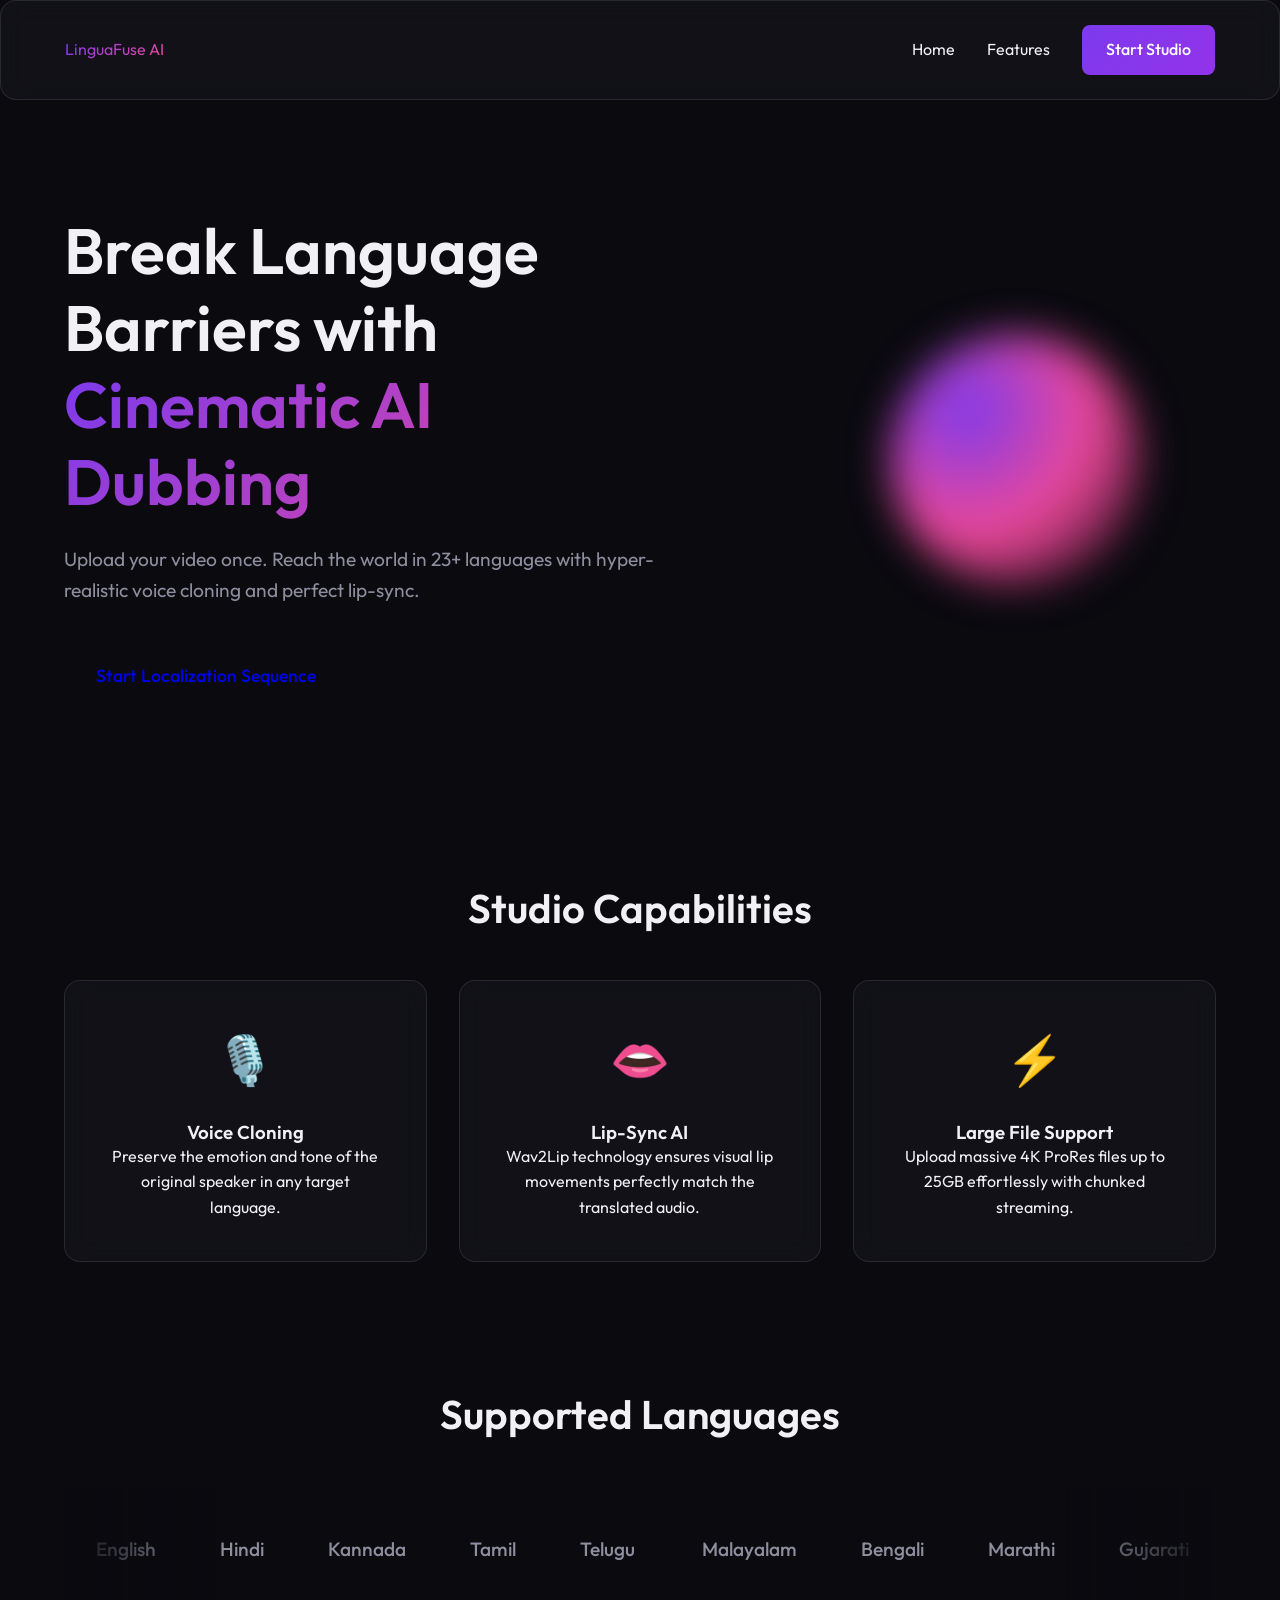
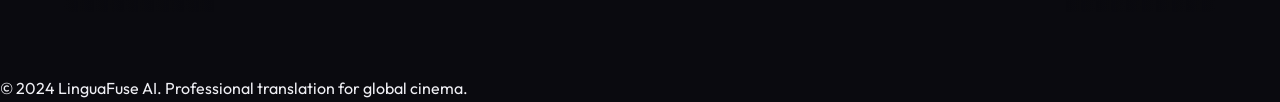
<file: frontend/index.html>
<!DOCTYPE html>
<html lang="en">
<head>
    <meta charset="UTF-8">
    <meta name="viewport" content="width=device-width, initial-scale=1.0">
    <title>LinguaFuse AI | Multilingual Video Translation</title>
    <link rel="stylesheet" href="css/main.css">
    <link rel="stylesheet" href="css/animations.css">
    <link rel="stylesheet" href="css/responsive.css">
    <!-- Google Fonts for a modern, premium look -->
    <link href="https://fonts.googleapis.com/css2?family=Outfit:wght@300;400;500;600;700&display=swap" rel="stylesheet">
</head>
<body>
    <nav class="navbar glassmorphism">
        <div class="logo">
            <span class="gradient-text">LinguaFuse AI</span>
        </div>
        <div class="nav-links">
            <a href="index.html">Home</a>
            <a href="#features">Features</a>
            <a href="upload.html" class="btn btn-primary">Start Studio</a>
        </div>
    </nav>

    <main>
        <section class="hero">
            <div class="hero-content fade-in-up">
                <h1 class="hero-title">Break Language Barriers with <br/><span class="gradient-text">Cinematic AI Dubbing</span></h1>
                <p class="hero-subtitle">Upload your video once. Reach the world in 23+ languages with hyper-realistic voice cloning and perfect lip-sync.</p>
                <div class="hero-cta">
                    <a href="upload.html" class="btn btn-glow btn-large">Start Localization Sequence</a>
                </div>
            </div>
            <div class="hero-visual glow-effect">
                <div class="orb"></div>
            </div>
        </section>

        <section id="features" class="features-section">
            <h2 class="section-title">Studio Capabilities</h2>
            <div class="features-grid">
                <div class="feature-card glassmorphism">
                    <div class="feature-icon">🎙️</div>
                    <h3>Voice Cloning</h3>
                    <p>Preserve the emotion and tone of the original speaker in any target language.</p>
                </div>
                <div class="feature-card glassmorphism">
                    <div class="feature-icon">👄</div>
                    <h3>Lip-Sync AI</h3>
                    <p>Wav2Lip technology ensures visual lip movements perfectly match the translated audio.</p>
                </div>
                <div class="feature-card glassmorphism">
                    <div class="feature-icon">⚡</div>
                    <h3>Large File Support</h3>
                    <p>Upload massive 4K ProRes files up to 25GB effortlessly with chunked streaming.</p>
                </div>
            </div>
        </section>

        <section class="languages-section">
            <h2 class="section-title">Supported Languages</h2>
            <div class="language-marquee">
                <div class="marquee-content">
                    <span>English</span><span>Hindi</span><span>Kannada</span><span>Tamil</span><span>Telugu</span>
                    <span>Malayalam</span><span>Bengali</span><span>Marathi</span><span>Gujarati</span><span>Punjabi</span>
                    <span>Odia</span><span>Assamese</span><span>Urdu</span><span>Sanskrit</span><span>Konkani</span>
                    <span>Manipuri</span><span>Nepali</span><span>Kashmiri</span><span>Sindhi</span><span>Bodo</span>
                    <span>Dogri</span><span>Maithili</span><span>Santali</span>
                </div>
            </div>
        </section>
    </main>

    <footer class="footer">
        <p>&copy; 2024 LinguaFuse AI. Professional translation for global cinema.</p>
    </footer>
</body>
</html>
</file>
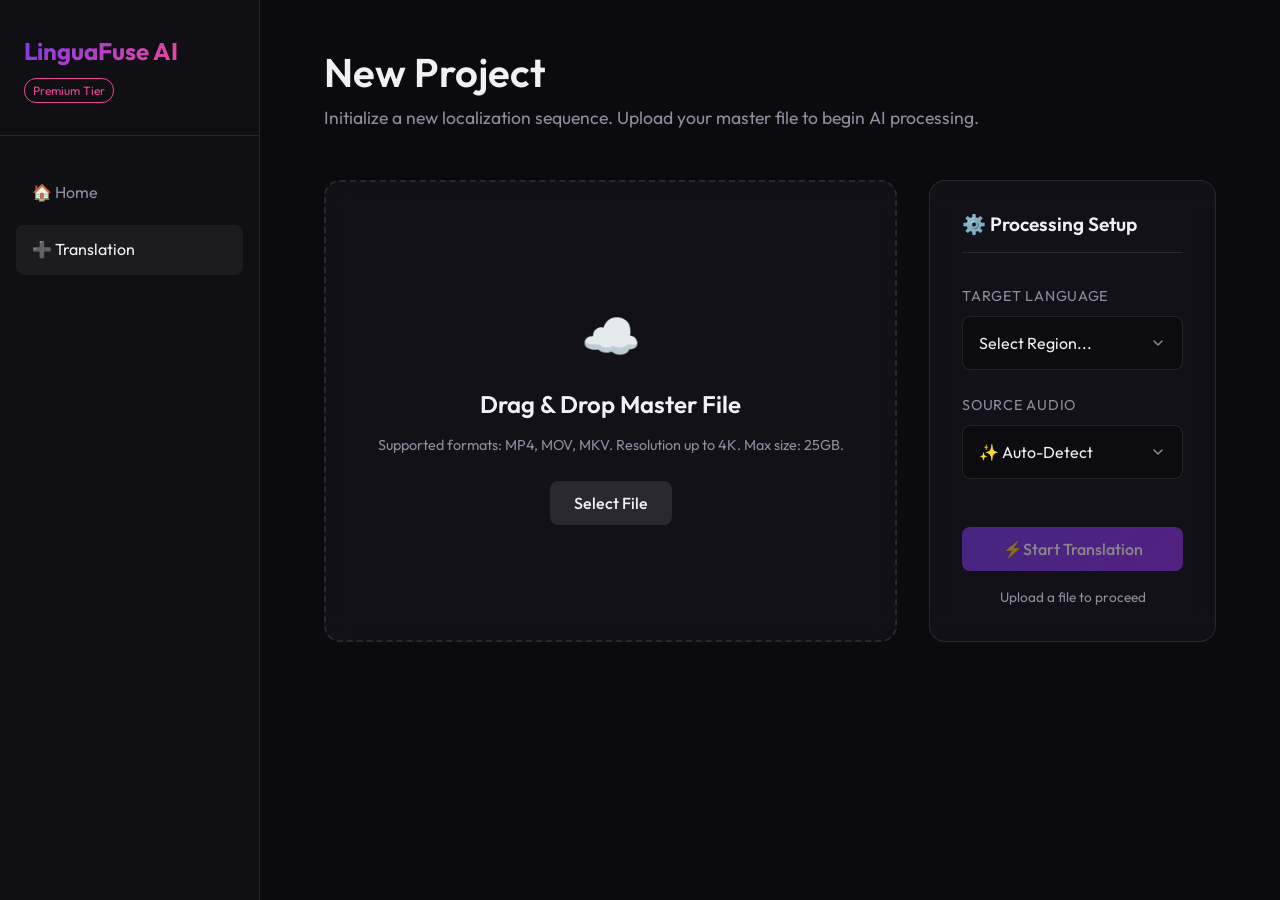
<file: frontend/processing.html>
<!DOCTYPE html>
<html lang="en">
<head>
    <meta charset="UTF-8">
    <meta name="viewport" content="width=device-width, initial-scale=1.0">
    <title>Processing | LinguaFuse AI</title>
    <link rel="stylesheet" href="css/main.css">
    <link rel="stylesheet" href="css/animations.css">
    <link rel="stylesheet" href="css/responsive.css">
    <link href="https://fonts.googleapis.com/css2?family=Outfit:wght@300;400;500;600;700&display=swap" rel="stylesheet">
</head>
<body class="dashboard-layout">
    <aside class="sidebar">
        <div class="sidebar-header">
            <span class="gradient-text logo">LinguaFuse AI</span>
        </div>
        <nav class="sidebar-nav">
            <a href="index.html" class="nav-item">🏠 Home</a>
            <a href="upload.html" class="nav-item">➕ Translation</a>
        </nav>
    </aside>

    <main class="dashboard-content processing-page">
        <header class="dashboard-header text-center">
            <h1>AI Core Processing</h1>
            <p>Your video is currently being localized by our neural engines.</p>
        </header>

        <div class="processing-container">
            <!-- Left: Visualizer & Logs -->
            <div class="visualizer-panel glassmorphism">
                <div class="ai-visualizer">
                    <div class="ring ring-1"></div>
                    <div class="ring ring-2"></div>
                    <div class="ring ring-3"></div>
                    <div class="core-pulse"></div>
                </div>

                <div class="terminal-container">
                    <div class="terminal-header">
                        <div class="mac-buttons">
                            <span></span><span></span><span></span>
                        </div>
                        <span class="terminal-title">System Logs (Live)</span>
                    </div>
                    <div class="terminal-body" id="log-feed">
                        <!-- Logs injected here via JS -->
                        <div class="log-line text-muted">> Connecting to LinguaFuse engine...</div>
                    </div>
                </div>
            </div>

            <!-- Right: Stepper -->
            <div class="stepper-panel glassmorphism">
                <h3>Pipeline Status</h3>
                <div class="progress-bar-bg margin-b">
                    <div class="progress-bar-fill gradient-bg" id="pipeline-progress-bar" style="width: 0%"></div>
                </div>
                <div class="progress-percent-large" id="pipeline-percent">0%</div>

                <ul class="step-list" id="step-list">
                    <li class="step-item" data-step="upload"><span class="step-icon">✓</span> Upload File</li>
                    <li class="step-item pending" data-step="extraction"><span class="step-icon"></span> Audio Extraction</li>
                    <li class="step-item pending" data-step="transcription"><span class="step-icon"></span> Transcription (Whisper)</li>
                    <li class="step-item pending" data-step="translation"><span class="step-icon"></span> Translation (SeamlessM4T)</li>
                    <li class="step-item pending" data-step="voice_generation"><span class="step-icon"></span> Voice Gen (XTTS)</li>
                    <li class="step-item pending" data-step="lip_sync"><span class="step-icon"></span> Lip Sync (Wav2Lip)</li>
                    <li class="step-item pending" data-step="rendering"><span class="step-icon"></span> Final Rendering</li>
                </ul>

                <button class="btn btn-outline btn-full margin-t" id="cancel-btn">Cancel Job</button>
            </div>
        </div>
    </main>

    <script src="js/config.js"></script>
    <script src="js/websocket.js"></script>
    <script src="js/processing.js"></script>
</body>
</html>
</file>
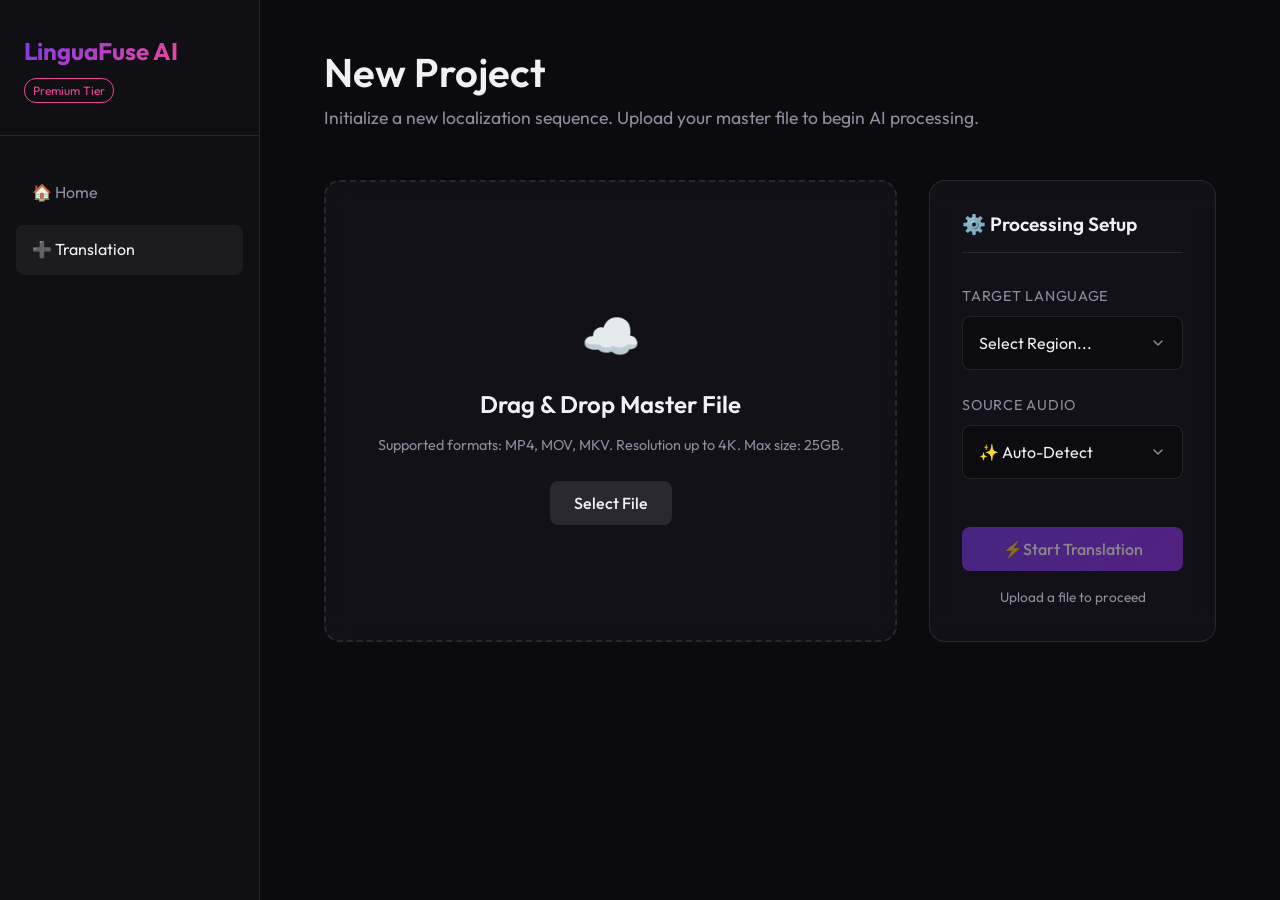
<file: frontend/result.html>
<!DOCTYPE html>
<html lang="en">
<head>
    <meta charset="UTF-8">
    <meta name="viewport" content="width=device-width, initial-scale=1.0">
    <title>Result | LinguaFuse AI</title>
    <link rel="stylesheet" href="css/main.css">
    <link rel="stylesheet" href="css/animations.css">
    <link rel="stylesheet" href="css/responsive.css">
    <link href="https://fonts.googleapis.com/css2?family=Outfit:wght@300;400;500;600;700&display=swap" rel="stylesheet">
</head>
<body class="dashboard-layout">
    <aside class="sidebar">
        <div class="sidebar-header">
            <span class="gradient-text logo">LinguaFuse AI</span>
        </div>
        <nav class="sidebar-nav">
            <a href="index.html" class="nav-item">🏠 Home</a>
            <a href="upload.html" class="nav-item">➕ Translation</a>
        </nav>
    </aside>

    <main class="dashboard-content result-page">
        <div class="result-header text-center fade-in-up">
            <div class="success-icon slide-up">🎉</div>
            <h1 class="gradient-text">Translation Complete</h1>
            <p>Your video has been perfectly localized and is ready for the world.</p>
        </div>

        <div class="result-container glassmorphism fade-in-up delay-1">
            <div class="video-container">
                <div class="skeleton-loader" id="video-loader"></div>
                <video id="final-video" controls class="hidden"></video>
            </div>

            <div class="result-actions">
                <button class="btn btn-primary btn-large w-full" id="download-btn">
                    ↓ Download HD Video (MP4)
                </button>
                <a href="upload.html" class="btn btn-outline btn-large w-full">
                    Start New Translation
                </a>
            </div>
        </div>
    </main>

    <script src="js/config.js"></script>
    <script src="js/result.js"></script>
</body>
</html>
</file>
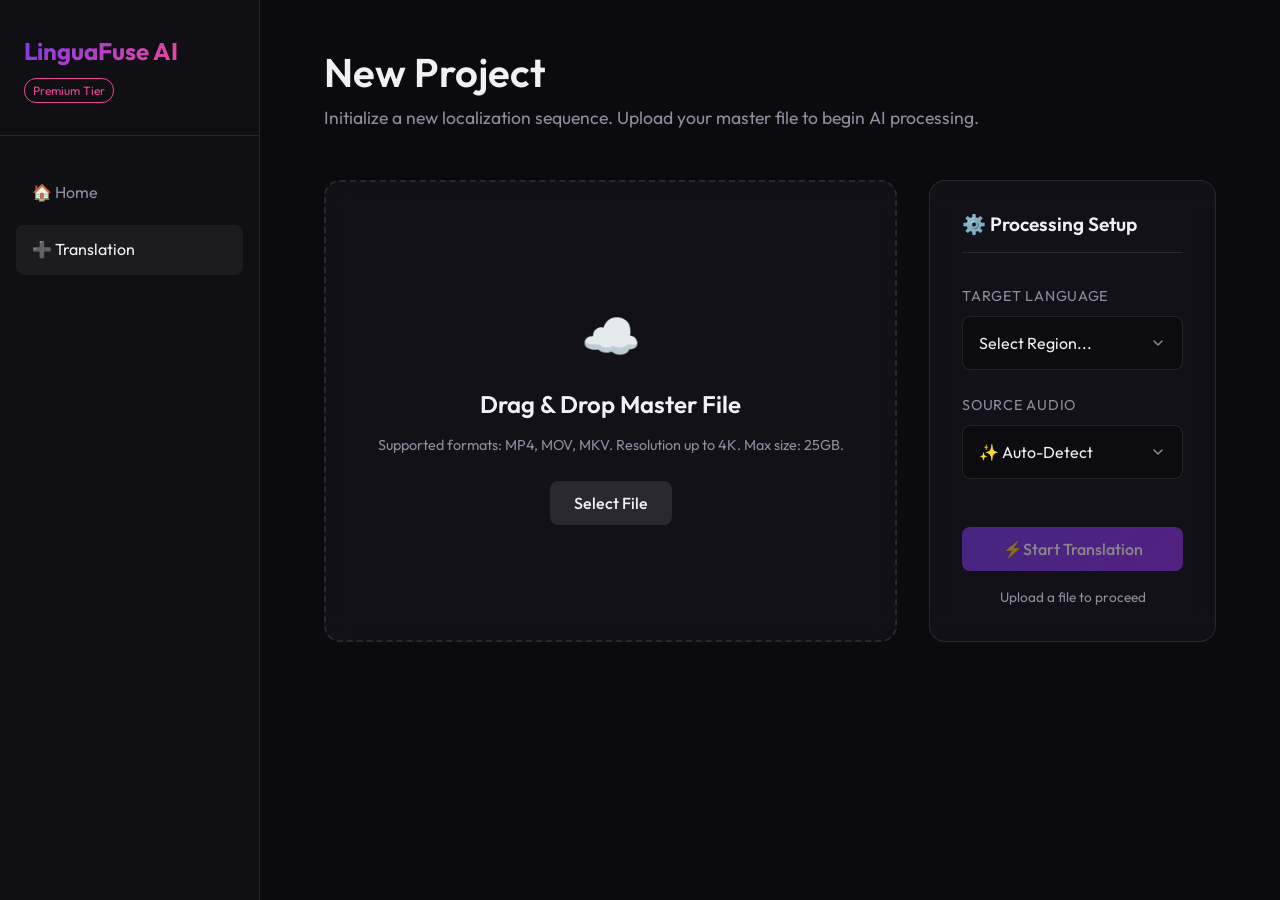
<file: frontend/upload.html>
<!DOCTYPE html>
<html lang="en">
<head>
    <meta charset="UTF-8">
    <meta name="viewport" content="width=device-width, initial-scale=1.0">
    <title>New Project | LinguaFuse AI</title>
    <link rel="stylesheet" href="css/main.css">
    <link rel="stylesheet" href="css/animations.css">
    <link rel="stylesheet" href="css/responsive.css">
    <link href="https://fonts.googleapis.com/css2?family=Outfit:wght@300;400;500;600;700&display=swap" rel="stylesheet">
</head>
<body class="dashboard-layout">
    <aside class="sidebar">
        <div class="sidebar-header">
            <span class="gradient-text logo">LinguaFuse AI</span>
            <div class="tier-badge">Premium Tier</div>
        </div>
        <nav class="sidebar-nav">
            <a href="index.html" class="nav-item">🏠 Home</a>
            <a href="upload.html" class="nav-item active">➕ Translation</a>
        </nav>
    </aside>

    <main class="dashboard-content">
        <header class="dashboard-header">
            <h1>New Project</h1>
            <p>Initialize a new localization sequence. Upload your master file to begin AI processing.</p>
        </header>

        <div class="upload-container">
            <!-- Left: Dropzone -->
            <div class="upload-zone-wrapper glassmorphism" id="dropzone">
                <div class="upload-zone-content">
                    <div class="upload-icon pulse-soft">☁️</div>
                    <h2>Drag & Drop Master File</h2>
                    <p class="file-limits">Supported formats: MP4, MOV, MKV. Resolution up to 4K. Max size: 25GB.</p>
                    <button class="btn btn-secondary" id="browse-btn">Select File</button>
                    <input type="file" id="file-input" accept="video/mp4,video/quicktime,video/x-matroska" hidden>
                </div>

                <!-- Hidden preview area -->
                <div id="video-preview-container" class="hidden">
                    <video id="video-preview" controls></video>
                    <div class="file-info" id="file-info-display"></div>
                    <button class="btn btn-outline btn-small" id="remove-file-btn">Remove</button>
                </div>
            </div>

            <!-- Right: Setup -->
            <div class="setup-panel glassmorphism">
                <h3>⚙️ Processing Setup</h3>

                <div class="form-group">
                    <label for="target-language">Target Language</label>
                    <select id="target-language" class="custom-select">
                        <option value="" disabled selected>Select Region...</option>
                        <!-- Options populated by JS -->
                    </select>
                </div>

                <div class="form-group">
                    <label for="source-language">Source Audio</label>
                    <select id="source-language" class="custom-select">
                        <option value="">✨ Auto-Detect</option>
                        <!-- Options populated by JS -->
                    </select>
                </div>

                <div class="progress-container hidden" id="upload-progress-container">
                    <div class="progress-header">
                        <span id="upload-status-text">Uploading...</span>
                        <span id="upload-percent">0%</span>
                    </div>
                    <div class="progress-bar-bg">
                        <div class="progress-bar-fill" id="upload-progress-bar"></div>
                    </div>
                </div>

                <div class="panel-footer">
                    <button class="btn btn-primary btn-full disabled" id="start-btn" disabled>
                        <span class="btn-icon">⚡</span> Start Translation
                    </button>
                    <p class="helper-text" id="start-helper">Upload a file to proceed</p>
                </div>
            </div>
        </div>
    </main>

    <script src="js/config.js"></script>
    <script src="js/upload.js"></script>
</body>
</html>
</file>
<file: frontend/css/main.css>
/* Base Settings & CSS Variables */
:root {
    --bg-base: #0a0a0f;
    --bg-surface: rgba(20, 20, 28, 0.7);
    --bg-sidebar: #0f0f14;

    --text-main: #f0f0f5;
    --text-muted: #8e8e9f;

    --accent-primary: #7c3aed;
    --accent-secondary: #ec4899;
    --accent-glow: rgba(124, 58, 237, 0.4);

    --border-color: rgba(255, 255, 255, 0.1);
    --border-hover: rgba(255, 255, 255, 0.2);

    --success: #10b981;
    --danger: #ef4444;
    --warning: #f59e0b;

    --font-main: 'Outfit', sans-serif;
}

* {
    margin: 0;
    padding: 0;
    box-sizing: border-box;
}

body {
    background-color: var(--bg-base);
    color: var(--text-main);
    font-family: var(--font-main);
    line-height: 1.6;
    overflow-x: hidden;
}

/* Scrollbar styling */
::-webkit-scrollbar {
    width: 8px;
}
::-webkit-scrollbar-track {
    background: var(--bg-base);
}
::-webkit-scrollbar-thumb {
    background: var(--border-color);
    border-radius: 4px;
}
::-webkit-scrollbar-thumb:hover {
    background: var(--text-muted);
}

/* Typography */
h1, h2, h3, h4 {
    font-weight: 600;
    line-height: 1.2;
}

.gradient-text {
    background: linear-gradient(135deg, var(--accent-primary), var(--accent-secondary));
    -webkit-background-clip: text;
    -webkit-text-fill-color: transparent;
    display: inline-block;
}

.text-muted {
    color: var(--text-muted);
}

.text-center {
    text-align: center;
}

/* Layout Classes */
.dashboard-layout {
    display: flex;
    min-height: 100vh;
}

.sidebar {
    width: 260px;
    background-color: var(--bg-sidebar);
    border-right: 1px solid var(--border-color);
    display: flex;
    flex-direction: column;
}

.sidebar-header {
    padding: 2rem 1.5rem;
    border-bottom: 1px solid var(--border-color);
}

.sidebar-header .logo {
    font-size: 1.5rem;
    font-weight: 700;
}

.tier-badge {
    margin-top: 0.5rem;
    font-size: 0.75rem;
    color: var(--accent-secondary);
    border: 1px solid var(--accent-secondary);
    padding: 0.1rem 0.5rem;
    border-radius: 12px;
    display: inline-block;
}

.sidebar-nav {
    padding: 2rem 1rem;
    display: flex;
    flex-direction: column;
    gap: 0.5rem;
}

.nav-item {
    padding: 0.75rem 1rem;
    color: var(--text-muted);
    text-decoration: none;
    border-radius: 8px;
    transition: all 0.2s ease;
}

.nav-item:hover, .nav-item.active {
    background-color: rgba(255,255,255,0.05);
    color: var(--text-main);
}

.dashboard-content {
    flex: 1;
    padding: 3rem 4rem;
    max-width: 1200px;
    margin: 0 auto;
}

.dashboard-header {
    margin-bottom: 3rem;
}

.dashboard-header h1 {
    font-size: 2.5rem;
    margin-bottom: 0.5rem;
}

.dashboard-header p {
    color: var(--text-muted);
    font-size: 1.1rem;
}

/* UI Elements */
.glassmorphism {
    background: var(--bg-surface);
    backdrop-filter: blur(12px);
    -webkit-backdrop-filter: blur(12px);
    border: 1px solid var(--border-color);
    border-radius: 16px;
}

/* Buttons */
.btn {
    display: inline-flex;
    align-items: center;
    justify-content: center;
    padding: 0.75rem 1.5rem;
    border-radius: 8px;
    font-family: inherit;
    font-weight: 500;
    font-size: 1rem;
    cursor: pointer;
    transition: all 0.3s ease;
    border: none;
    text-decoration: none;
}

.btn-primary {
    background: linear-gradient(135deg, var(--accent-primary), #9333ea);
    color: white;
}

.btn-primary:hover:not(:disabled) {
    box-shadow: 0 0 20px var(--accent-glow);
    transform: translateY(-2px);
}

.btn-secondary {
    background: rgba(255,255,255,0.1);
    color: var(--text-main);
}

.btn-secondary:hover {
    background: rgba(255,255,255,0.15);
}

.btn-outline {
    background: transparent;
    border: 1px solid var(--border-color);
    color: var(--text-main);
}

.btn-outline:hover {
    border-color: var(--text-main);
    background: rgba(255,255,255,0.05);
}

.btn-full {
    width: 100%;
}

.btn-large {
    padding: 1rem 2rem;
    font-size: 1.1rem;
}

.btn-small {
    padding: 0.4rem 0.8rem;
    font-size: 0.9rem;
}

.btn:disabled, .btn.disabled {
    opacity: 0.5;
    cursor: not-allowed;
    transform: none;
    box-shadow: none;
}

/* Forms & Inputs */
.form-group {
    margin-bottom: 1.5rem;
}

.form-group label {
    display: block;
    margin-bottom: 0.5rem;
    font-size: 0.9rem;
    color: var(--text-muted);
    text-transform: uppercase;
    letter-spacing: 0.05em;
}

.custom-select {
    width: 100%;
    padding: 1rem;
    background: rgba(0,0,0,0.3);
    border: 1px solid var(--border-color);
    border-radius: 8px;
    color: var(--text-main);
    font-family: inherit;
    font-size: 1rem;
    appearance: none;
    background-image: url("data:image/svg+xml;charset=UTF-8,%3csvg xmlns='http://www.w3.org/2000/svg' viewBox='0 0 24 24' fill='none' stroke='%238e8e9f' stroke-width='2' stroke-linecap='round' stroke-linejoin='round'%3e%3cpolyline points='6 9 12 15 18 9'%3e%3c/polyline%3e%3c/svg%3e");
    background-repeat: no-repeat;
    background-position: right 1rem center;
    background-size: 1em;
}

.custom-select:focus {
    outline: none;
    border-color: var(--accent-primary);
}

.hidden {
    display: none !important;
}

/* Upload Container Grid */
.upload-container {
    display: grid;
    grid-template-columns: 2fr 1fr;
    gap: 2rem;
}

/* Upload Zone */
.upload-zone-wrapper {
    display: flex;
    align-items: center;
    justify-content: center;
    min-height: 400px;
    border: 2px dashed var(--border-color);
    transition: all 0.3s ease;
    position: relative;
    overflow: hidden;
}

.upload-zone-wrapper.dragover {
    border-color: var(--accent-primary);
    background: rgba(124, 58, 237, 0.05);
}

.upload-zone-content {
    text-align: center;
    padding: 2rem;
}

.upload-icon {
    font-size: 3rem;
    margin-bottom: 1rem;
}

.file-limits {
    color: var(--text-muted);
    font-size: 0.9rem;
    margin: 1rem 0 1.5rem;
}

#video-preview-container {
    width: 100%;
    height: 100%;
    position: absolute;
    top: 0; left: 0;
    background: var(--bg-base);
    display: flex;
    flex-direction: column;
    align-items: center;
    justify-content: center;
    padding: 1rem;
}

#video-preview {
    max-width: 100%;
    max-height: 70%;
    border-radius: 8px;
    margin-bottom: 1rem;
}

.file-info {
    font-family: monospace;
    color: var(--text-muted);
    margin-bottom: 1rem;
}

/* Setup Panel */
.setup-panel {
    padding: 2rem;
}

.setup-panel h3 {
    margin-bottom: 2rem;
    font-size: 1.2rem;
    border-bottom: 1px solid var(--border-color);
    padding-bottom: 1rem;
}

.panel-footer {
    margin-top: 3rem;
}

.helper-text {
    text-align: center;
    margin-top: 1rem;
    font-size: 0.85rem;
    color: var(--text-muted);
}

/* Progress Bars */
.progress-container {
    margin-top: 1.5rem;
}
.progress-header {
    display: flex;
    justify-content: space-between;
    margin-bottom: 0.5rem;
    font-size: 0.9rem;
}
.progress-bar-bg {
    width: 100%;
    height: 8px;
    background: rgba(255,255,255,0.1);
    border-radius: 4px;
    overflow: hidden;
}
.progress-bar-fill {
    height: 100%;
    background: var(--accent-primary);
    width: 0%;
    transition: width 0.3s ease;
}

/* Processing Page Layout */
.processing-container {
    display: grid;
    grid-template-columns: 1fr 1fr;
    gap: 2rem;
}

/* Stepper Panel */
.stepper-panel {
    padding: 2.5rem;
}

.progress-percent-large {
    font-size: 3rem;
    font-weight: 700;
    background: linear-gradient(135deg, var(--text-main), var(--text-muted));
    -webkit-background-clip: text;
    -webkit-text-fill-color: transparent;
    margin-bottom: 2rem;
    line-height: 1;
}

.step-list {
    list-style: none;
}

.step-item {
    display: flex;
    align-items: center;
    padding: 1rem 0;
    border-bottom: 1px solid rgba(255,255,255,0.05);
    color: var(--text-main);
    transition: all 0.3s;
}

.step-item.pending {
    color: var(--text-muted);
}

.step-item.active {
    color: var(--accent-primary);
    font-weight: 600;
}

.step-item.error {
    color: var(--danger);
}

.step-icon {
    width: 24px;
    height: 24px;
    border-radius: 50%;
    background: rgba(255,255,255,0.1);
    display: flex;
    align-items: center;
    justify-content: center;
    margin-right: 1rem;
    font-size: 0.8rem;
}

.step-item.completed .step-icon {
    background: var(--success);
    color: white;
}

.step-item.active .step-icon {
    background: var(--accent-primary);
    box-shadow: 0 0 10px var(--accent-glow);
}

.margin-t { margin-top: 2rem; }
.margin-b { margin-bottom: 1rem; }
.w-full { width: 100%; }

/* Terminal Logs */
.terminal-container {
    background: #000;
    border-radius: 8px;
    overflow: hidden;
    height: 300px;
    display: flex;
    flex-direction: column;
}

.terminal-header {
    background: #1a1a24;
    padding: 0.5rem 1rem;
    display: flex;
    align-items: center;
    gap: 1rem;
}

.mac-buttons span {
    display: inline-block;
    width: 12px; height: 12px;
    border-radius: 50%;
    margin-right: 4px;
}
.mac-buttons span:nth-child(1) { background: #ff5f56; }
.mac-buttons span:nth-child(2) { background: #ffbd2e; }
.mac-buttons span:nth-child(3) { background: #27c93f; }

.terminal-title {
    font-family: monospace;
    font-size: 0.8rem;
    color: var(--text-muted);
}

.terminal-body {
    padding: 1rem;
    font-family: monospace;
    font-size: 0.9rem;
    overflow-y: auto;
    flex: 1;
}

.log-line {
    margin-bottom: 0.25rem;
    word-break: break-all;
}

.log-error { color: var(--danger); }
.log-success { color: var(--success); }

/* Result Page */
.result-header {
    margin-bottom: 3rem;
}

.success-icon {
    font-size: 4rem;
    margin-bottom: 1rem;
}

.result-container {
    max-width: 800px;
    margin: 0 auto;
    padding: 2rem;
    display: flex;
    flex-direction: column;
    gap: 2rem;
}

.video-container {
    width: 100%;
    aspect-ratio: 16/9;
    background: #000;
    border-radius: 8px;
    overflow: hidden;
    position: relative;
}

#final-video {
    width: 100%;
    height: 100%;
    object-fit: contain;
}

.result-actions {
    display: flex;
    gap: 1rem;
}

/* Landing Page Specifics */
.navbar {
    padding: 1.5rem 4rem;
    display: flex;
    justify-content: space-between;
    align-items: center;
    position: sticky;
    top: 0;
    z-index: 100;
}

.nav-links {
    display: flex;
    gap: 2rem;
    align-items: center;
}

.nav-links a:not(.btn) {
    color: var(--text-main);
    text-decoration: none;
    transition: color 0.2s;
}

.nav-links a:hover:not(.btn) {
    color: var(--accent-primary);
}

.hero {
    min-height: 80vh;
    display: flex;
    align-items: center;
    justify-content: space-between;
    padding: 4rem;
}

.hero-content {
    max-width: 600px;
}

.hero-title {
    font-size: 4rem;
    margin-bottom: 1.5rem;
}

.hero-subtitle {
    font-size: 1.2rem;
    color: var(--text-muted);
    margin-bottom: 2.5rem;
}

.features-section, .languages-section {
    padding: 4rem;
}

.section-title {
    font-size: 2.5rem;
    margin-bottom: 3rem;
    text-align: center;
}

.features-grid {
    display: grid;
    grid-template-columns: repeat(3, 1fr);
    gap: 2rem;
}

.feature-card {
    padding: 2.5rem;
    text-align: center;
    transition: transform 0.3s;
}

.feature-card:hover {
    transform: translateY(-10px);
}

.feature-icon {
    font-size: 3rem;
    margin-bottom: 1.5rem;
}

.language-marquee {
    overflow: hidden;
    white-space: nowrap;
    padding: 2rem 0;
    position: relative;
}
.language-marquee::before, .language-marquee::after {
    content: '';
    position: absolute;
    top: 0; width: 150px; height: 100%;
    z-index: 2;
}
.language-marquee::before {
    left: 0;
    background: linear-gradient(to right, var(--bg-base), transparent);
}
.language-marquee::after {
    right: 0;
    background: linear-gradient(to left, var(--bg-base), transparent);
}
.marquee-content {
    display: inline-block;
    animation: scroll 30s linear infinite;
}
.marquee-content span {
    display: inline-block;
    padding: 1rem 2rem;
    font-size: 1.2rem;
    font-weight: 500;
    color: var(--text-muted);
}
</file>
<file: frontend/css/animations.css>
/* Animations CSS */

/* Fade Ins */
.fade-in-up {
    animation: fadeInUp 0.8s ease forwards;
    opacity: 0;
    transform: translateY(20px);
}

.delay-1 { animation-delay: 0.2s; }

@keyframes fadeInUp {
    to {
        opacity: 1;
        transform: translateY(0);
    }
}

.slide-up {
    animation: slideUp 1s cubic-bezier(0.16, 1, 0.3, 1) forwards;
}

@keyframes slideUp {
    from { transform: translateY(50px); opacity: 0; }
    to { transform: translateY(0); opacity: 1; }
}

/* Pulses */
.pulse-soft {
    animation: pulseSoft 2s infinite ease-in-out;
}

@keyframes pulseSoft {
    0% { transform: scale(1); }
    50% { transform: scale(1.05); }
    100% { transform: scale(1); }
}

/* Marquee */
@keyframes scroll {
    0% { transform: translateX(0); }
    100% { transform: translateX(-50%); }
}

/* Gradient Background Animation */
.gradient-bg {
    background: linear-gradient(270deg, var(--accent-primary), var(--accent-secondary), #3b82f6);
    background-size: 600% 600%;
    animation: gradientFlow 4s ease infinite;
}

@keyframes gradientFlow {
    0% { background-position: 0% 50%; }
    50% { background-position: 100% 50%; }
    100% { background-position: 0% 50%; }
}

/* AI Visualizer Animation */
.visualizer-panel {
    display: flex;
    flex-direction: column;
    padding: 2rem;
    gap: 2rem;
}

.ai-visualizer {
    position: relative;
    height: 200px;
    display: flex;
    align-items: center;
    justify-content: center;
}

.core-pulse {
    width: 40px;
    height: 40px;
    background: var(--accent-primary);
    border-radius: 50%;
    box-shadow: 0 0 30px var(--accent-primary);
    animation: pulseCore 1.5s infinite alternate;
    z-index: 10;
}

@keyframes pulseCore {
    from { transform: scale(1); box-shadow: 0 0 20px var(--accent-primary); }
    to { transform: scale(1.5); box-shadow: 0 0 50px var(--accent-secondary); }
}

.ring {
    position: absolute;
    border-radius: 50%;
    border: 1px solid rgba(255,255,255,0.1);
}

.ring-1 { width: 100px; height: 100px; animation: spin 4s linear infinite; border-top-color: var(--accent-primary); }
.ring-2 { width: 150px; height: 150px; animation: spin 6s linear infinite reverse; border-bottom-color: var(--accent-secondary); }
.ring-3 { width: 200px; height: 200px; animation: spin 8s linear infinite; border-left-color: #3b82f6; }

@keyframes spin {
    to { transform: rotate(360deg); }
}

/* Skeleton Loader */
.skeleton-loader {
    width: 100%;
    height: 100%;
    background: linear-gradient(90deg, #1a1a24 25%, #2a2a35 50%, #1a1a24 75%);
    background-size: 200% 100%;
    animation: skeletonLoading 1.5s infinite;
}

@keyframes skeletonLoading {
    0% { background-position: 200% 0; }
    100% { background-position: -200% 0; }
}

/* Hero visual */
.hero-visual {
    width: 400px;
    height: 400px;
    position: relative;
    display: flex;
    justify-content: center;
    align-items: center;
}

.orb {
    width: 250px;
    height: 250px;
    border-radius: 50%;
    background: radial-gradient(circle at 30% 30%, var(--accent-primary), var(--accent-secondary), #000);
    filter: blur(20px);
    animation: floatOrb 6s ease-in-out infinite;
}

@keyframes floatOrb {
    0% { transform: translateY(0) scale(1); }
    50% { transform: translateY(-20px) scale(1.05); }
    100% { transform: translateY(0) scale(1); }
}
</file>
<file: frontend/css/responsive.css>
/* Responsive CSS */

@media (max-width: 1024px) {
    .upload-container, .processing-container {
        grid-template-columns: 1fr;
    }

    .hero {
        flex-direction: column;
        text-align: center;
        padding: 4rem 2rem;
    }

    .hero-content {
        margin-bottom: 4rem;
    }

    .features-grid {
        grid-template-columns: repeat(2, 1fr);
    }
}

@media (max-width: 768px) {
    .dashboard-layout {
        flex-direction: column;
    }

    .sidebar {
        width: 100%;
        height: auto;
        border-right: none;
        border-bottom: 1px solid var(--border-color);
        flex-direction: row;
        align-items: center;
        justify-content: space-between;
        padding: 0 1rem;
    }

    .sidebar-header {
        border-bottom: none;
        padding: 1rem;
    }

    .sidebar-nav {
        flex-direction: row;
        padding: 1rem;
    }

    .dashboard-content {
        padding: 2rem 1.5rem;
    }

    .features-grid {
        grid-template-columns: 1fr;
    }

    .hero-title {
        font-size: 2.5rem;
    }

    .navbar {
        padding: 1rem;
    }

    .nav-links a:not(.btn) {
        display: none;
    }

    .result-actions {
        flex-direction: column;
    }
}
</file>
